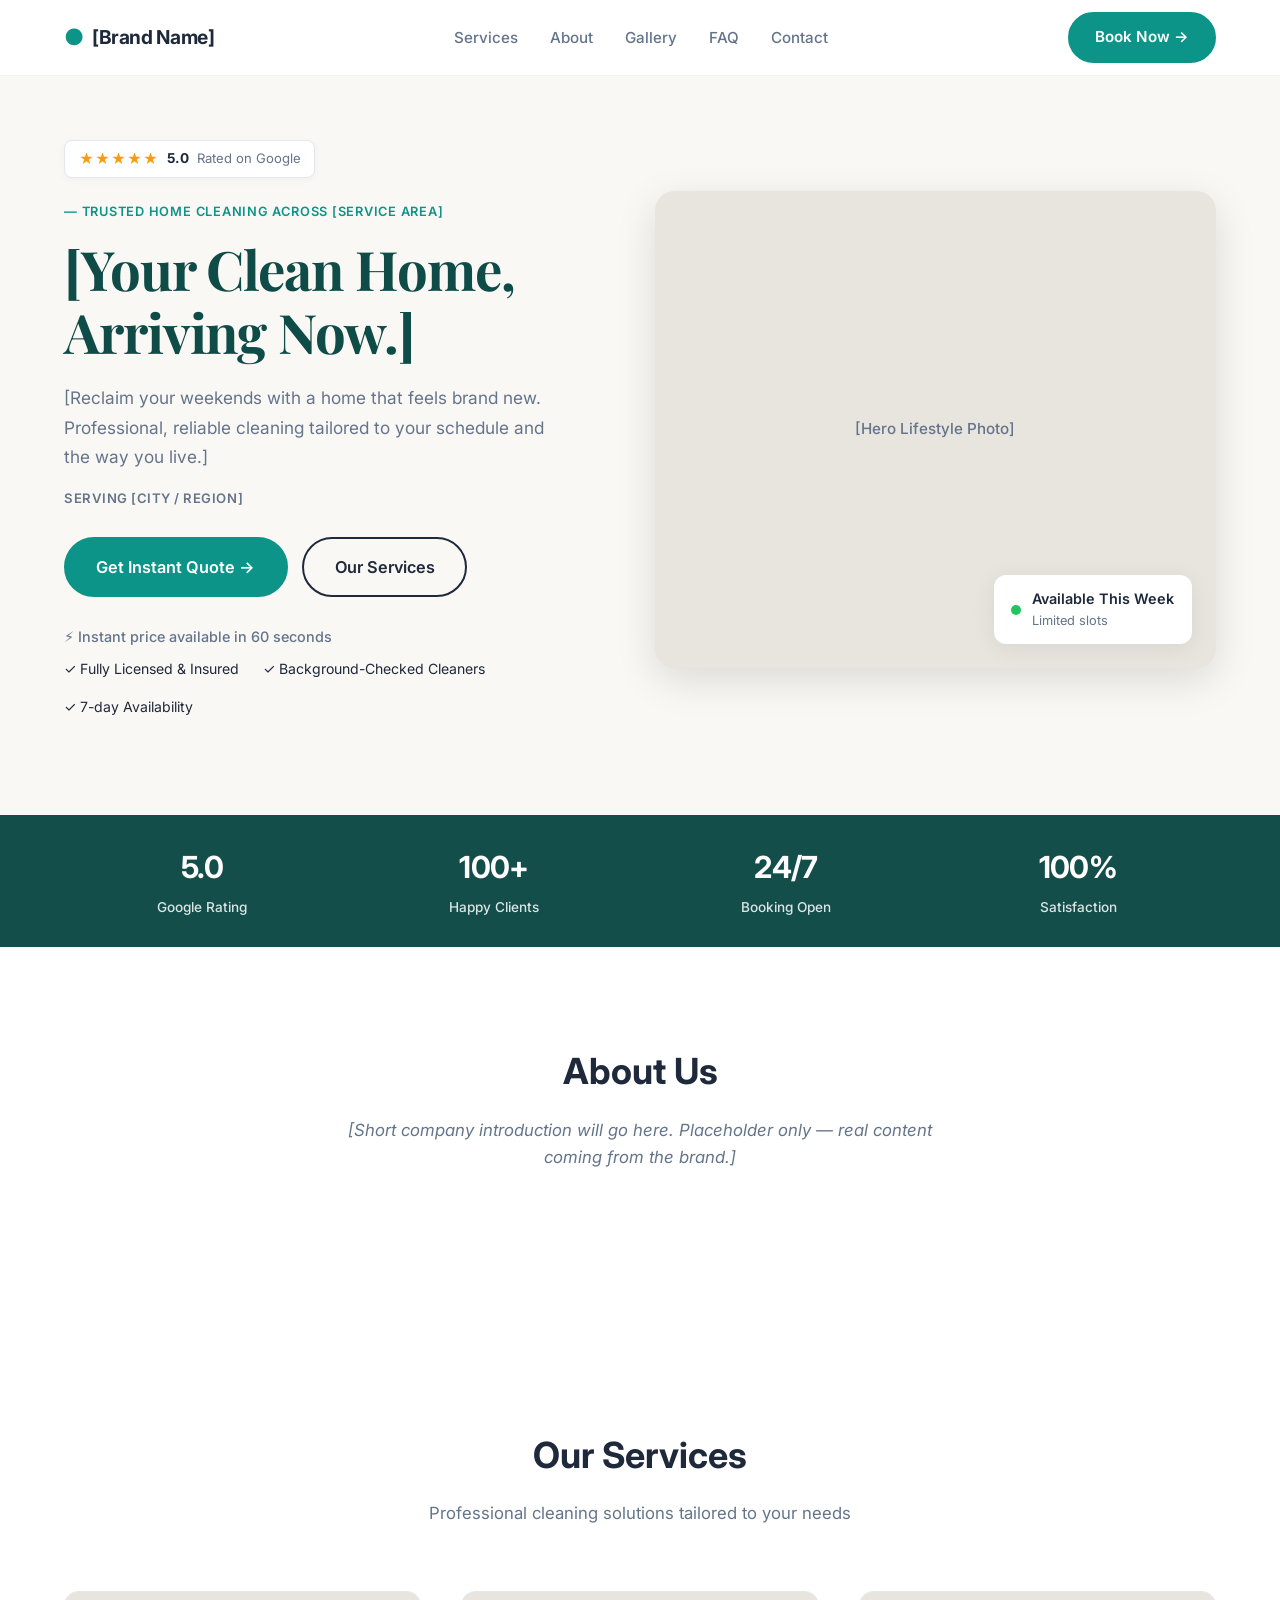
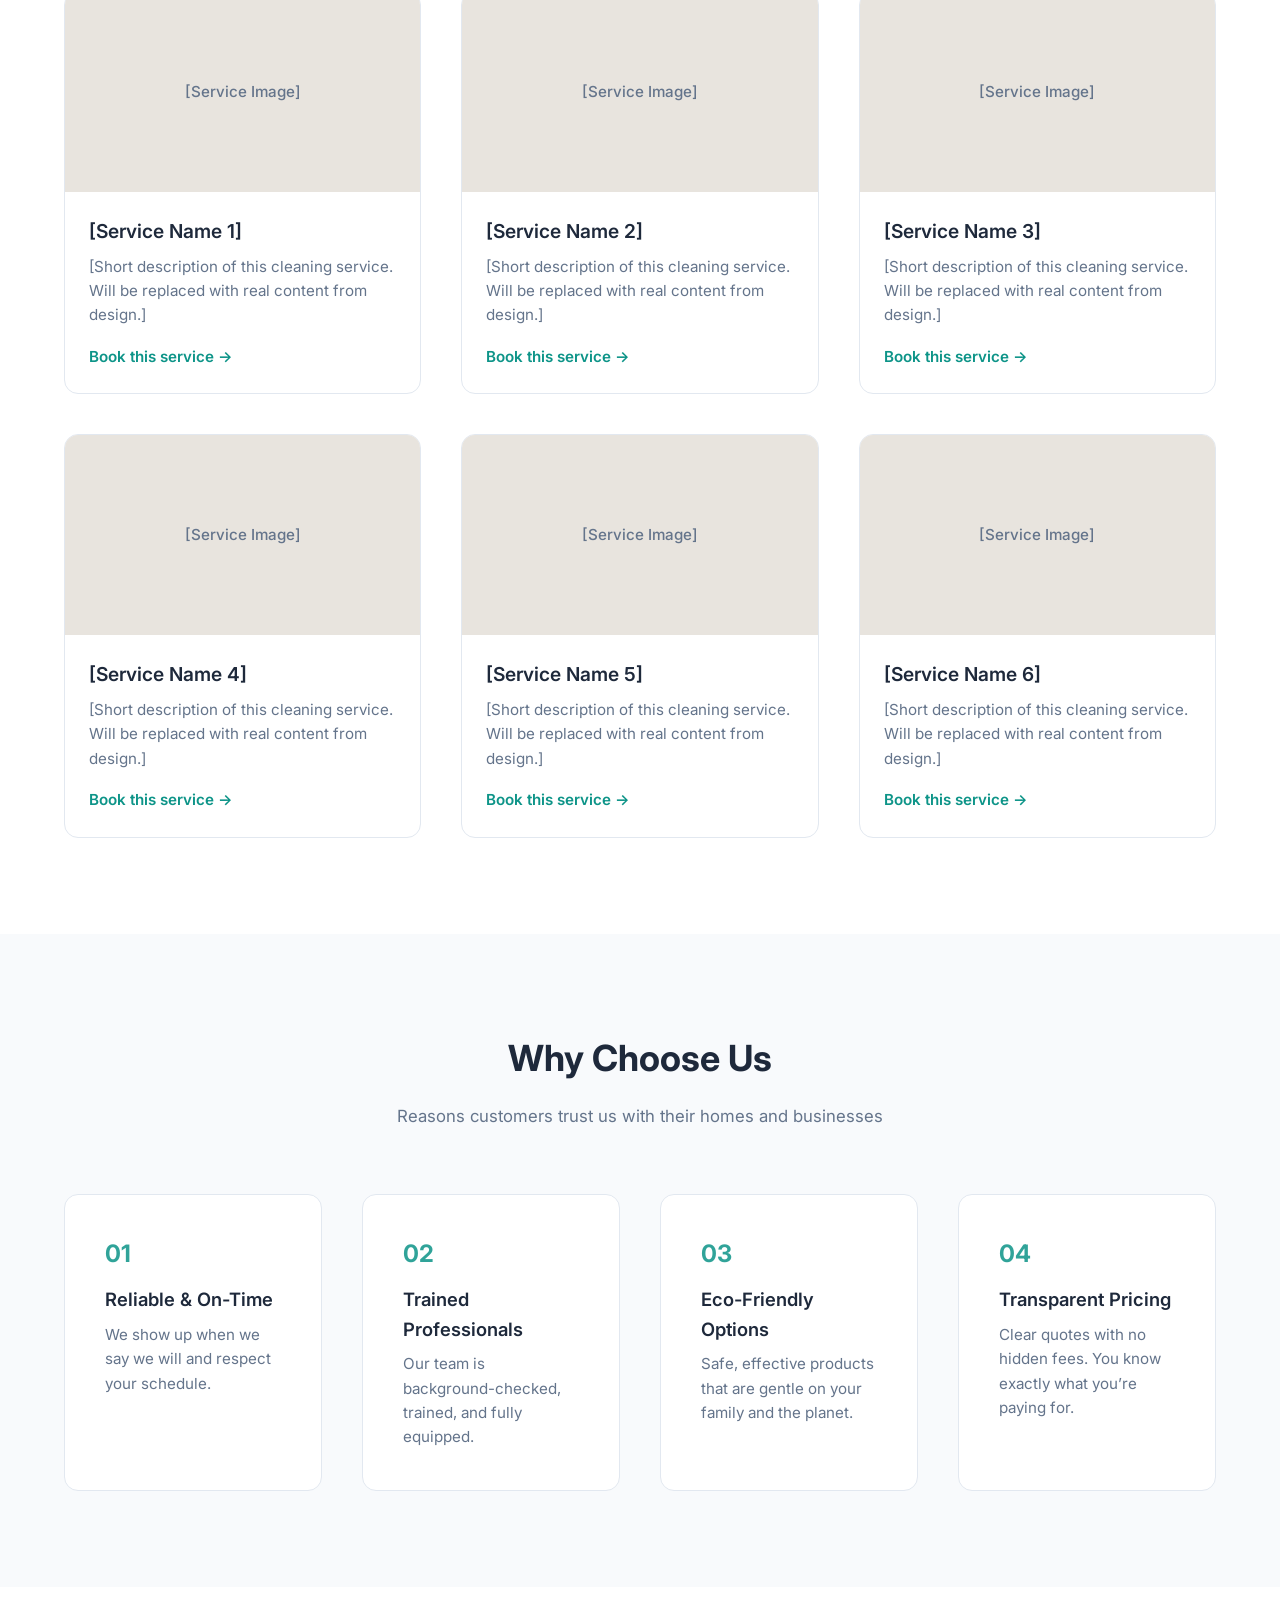
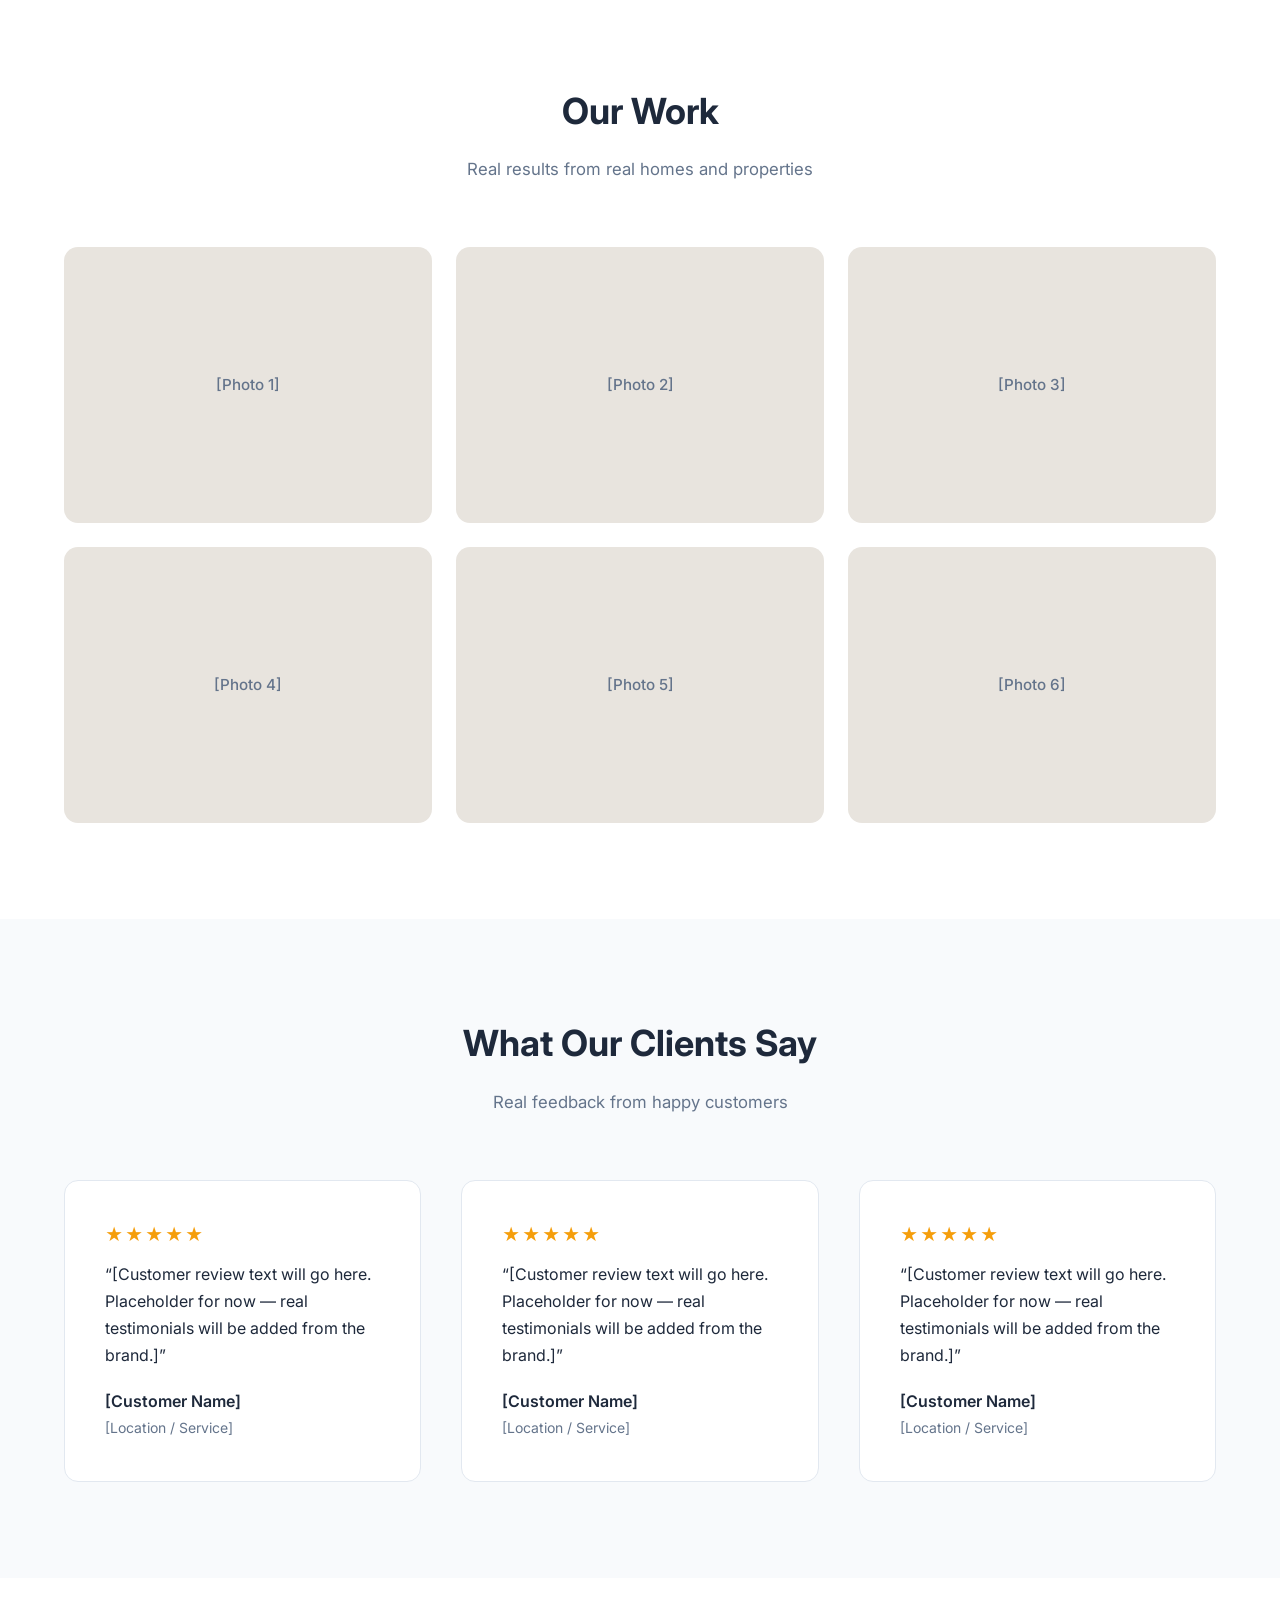
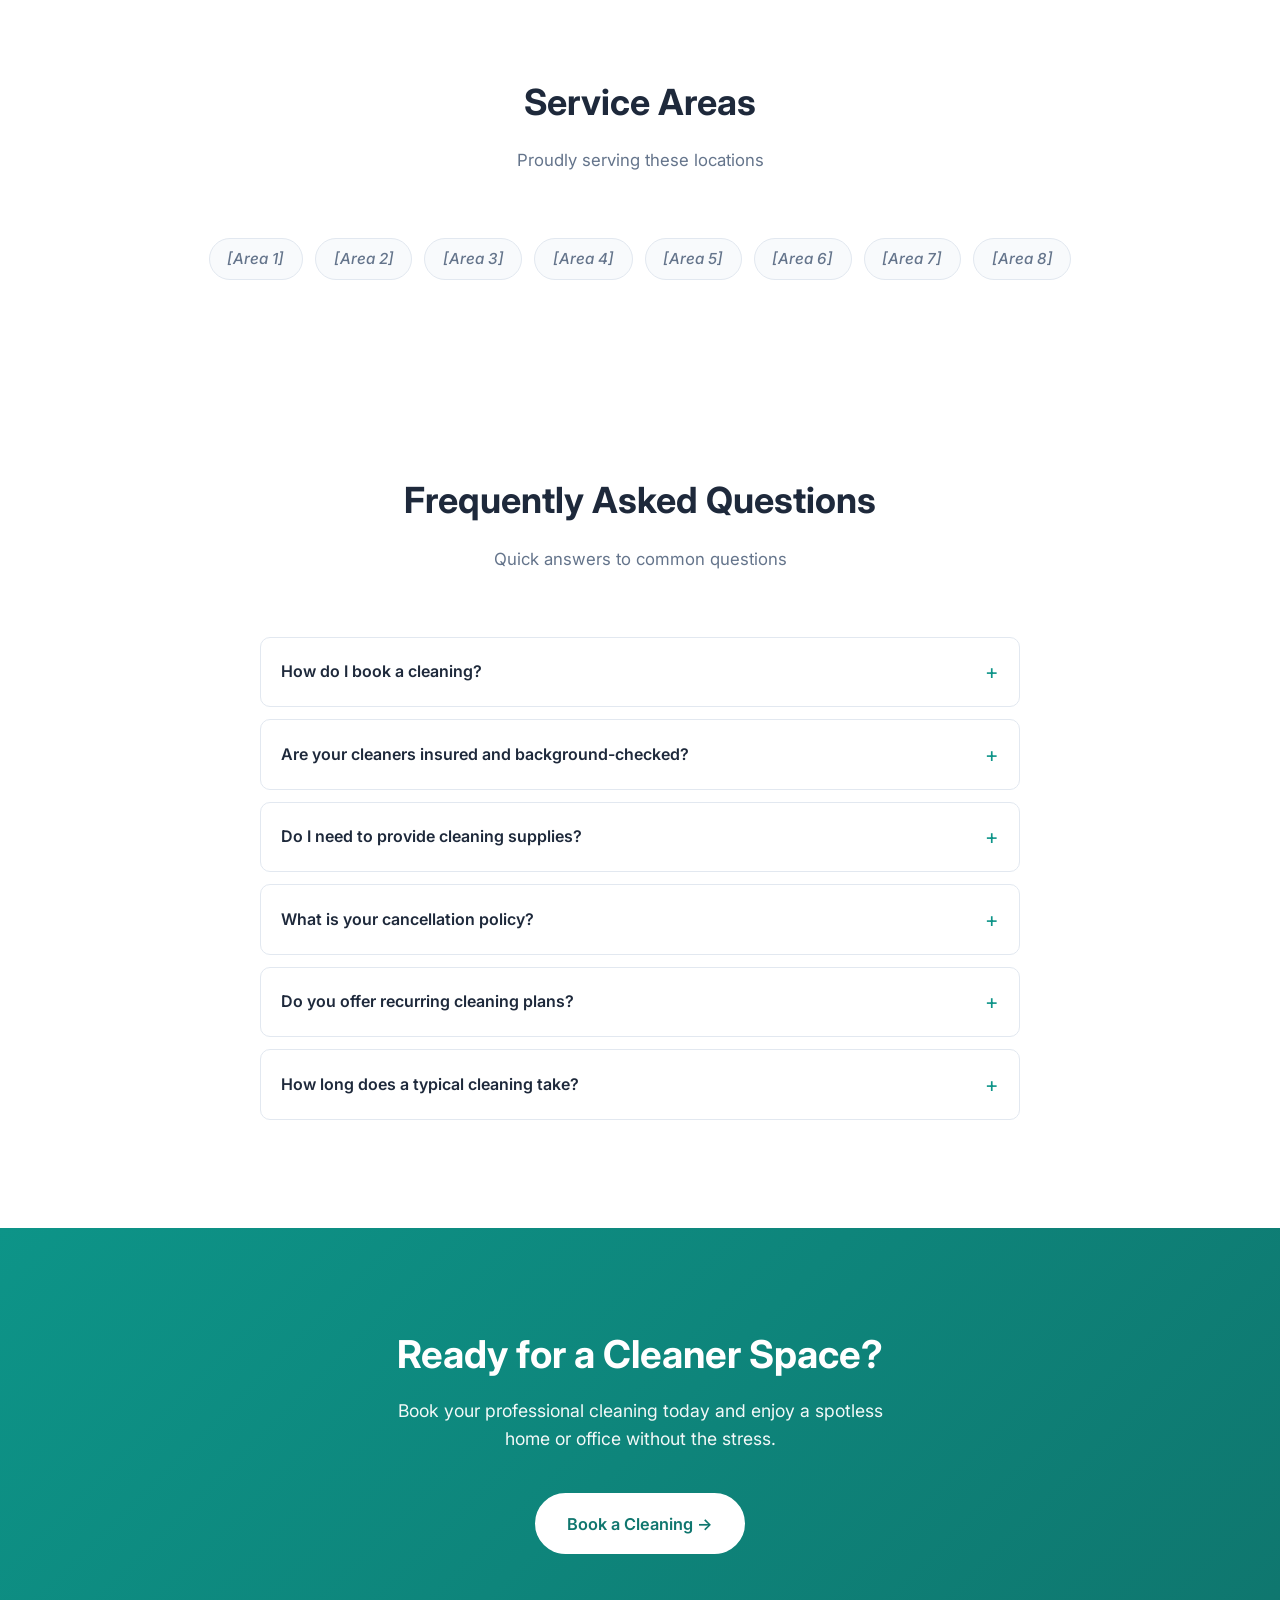
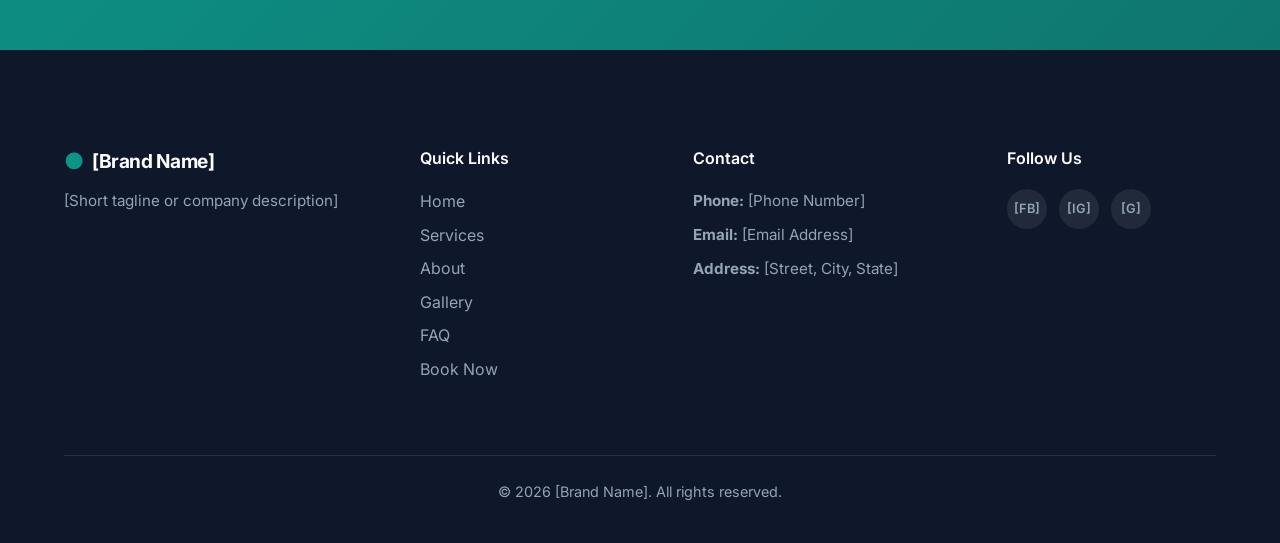
<file: index.html>
<!DOCTYPE html>
<html lang="en">
<head>
  <meta charset="UTF-8">
  <meta name="viewport" content="width=device-width, initial-scale=1.0">
  <meta name="description" content="Professional cleaning services. Reliable, insured, and satisfaction guaranteed.">
  <link rel="icon" href="favicon.svg" type="image/svg+xml">
  <title>Cleaning Brand | Professional Cleaning Services</title>
  <link rel="stylesheet" href="css/styles.css">
  <link rel="preconnect" href="https://fonts.googleapis.com">
  <link rel="preconnect" href="https://fonts.gstatic.com" crossorigin>
  <link href="https://fonts.googleapis.com/css2?family=Inter:wght@400;500;600;700&family=Playfair+Display:wght@600;700&display=swap" rel="stylesheet">
</head>
<body>

  <!-- ==================== HEADER ==================== -->
  <header class="header" id="header">
    <div class="container header-inner">
      <!-- LOGO: Replace with brand logo -->
      <a href="index.html" class="logo">
        <span class="logo-mark">●</span>
        <span class="logo-text">[Brand Name]</span>
        <!-- <img src="assets/logo.png" alt="Brand Name" class="logo-img"> -->
      </a>

      <nav class="nav" id="nav">
        <ul class="nav-list">
          <li><a href="#services" class="nav-link">Services</a></li>
          <li><a href="#about" class="nav-link">About</a></li>
          <li><a href="#gallery" class="nav-link">Gallery</a></li>
          <li><a href="#faq" class="nav-link">FAQ</a></li>
          <li><a href="#contact" class="nav-link">Contact</a></li>
        </ul>
      </nav>

      <div class="header-actions">
        <a href="booking.html" class="btn btn-primary btn-book">Book Now →</a>
      </div>

      <button class="mobile-toggle" id="mobile-toggle" aria-label="Toggle menu">
        <span></span><span></span><span></span>
      </button>
    </div>
  </header>

  <main>

    <!-- ==================== HERO (Split Layout) ==================== -->
    <section class="hero" id="home">
      <div class="hero-inner">

        <!-- LEFT: Content -->
        <div class="hero-content">
          <!-- Rating badge - replace with real Google rating later -->
          <div class="rating-badge">
            <span class="rating-stars">★★★★★</span>
            <span class="rating-score">5.0</span>
            <span class="rating-text">Rated on Google</span>
          </div>

          <p class="hero-label">— Trusted Home Cleaning Across [Service Area]</p>

          <h1 class="hero-title">[Your Clean Home,<br>Arriving Now.]</h1>

          <p class="hero-description">
            [Reclaim your weekends with a home that feels brand new. Professional, reliable cleaning tailored to your schedule and the way you live.]
          </p>

          <p class="hero-serving">Serving [City / Region]</p>

          <div class="hero-cta">
            <a href="booking.html" class="btn btn-primary btn-lg">Get Instant Quote →</a>
            <a href="#services" class="btn btn-outline-dark btn-lg">Our Services</a>
          </div>

          <div class="hero-trust-notes">
            <span>⚡ Instant price available in 60 seconds</span>
            <div class="trust-checks">
              <span>✓ Fully Licensed & Insured</span>
              <span>✓ Background-Checked Cleaners</span>
              <span>✓ 7-day Availability</span>
            </div>
          </div>
        </div>

        <!-- RIGHT: Image -->
        <div class="hero-visual">
          <!-- Replace this placeholder with real lifestyle photo -->
          <div class="hero-image placeholder-img">
            <span>[Hero Lifestyle Photo]</span>
          </div>

          <!-- Floating availability badge -->
          <div class="availability-badge">
            <span class="badge-dot"></span>
            <div>
              <strong>Available This Week</strong>
              <span>Limited slots</span>
            </div>
          </div>
        </div>

      </div>
    </section>

    <!-- ==================== STATS BAR ==================== -->
    <section class="stats-bar">
      <div class="container">
        <div class="stats-grid">
          <div class="stat-item">
            <span class="stat-number">5.0</span>
            <span class="stat-label">Google Rating</span>
          </div>
          <div class="stat-item">
            <span class="stat-number">100+</span>
            <span class="stat-label">Happy Clients</span>
          </div>
          <div class="stat-item">
            <span class="stat-number">24/7</span>
            <span class="stat-label">Booking Open</span>
          </div>
          <div class="stat-item">
            <span class="stat-number">100%</span>
            <span class="stat-label">Satisfaction</span>
          </div>
        </div>
      </div>
    </section>

    <!-- ==================== ABOUT ==================== -->
    <section class="about section" id="about">
      <div class="container">
        <div class="section-header">
          <h2 class="section-title">About Us</h2>
          <!-- CONTENT: Leave empty for now. Will integrate real about text + image from design -->
          <p class="section-subtitle placeholder-text">
            [Short company introduction will go here. Placeholder only — real content coming from the brand.]
          </p>
        </div>
        <!-- Future: Add about image + longer text block here when design is ready -->
      </div>
    </section>

    <!-- ==================== SERVICES ==================== -->
    <section class="services section" id="services">
      <div class="container">
        <div class="section-header">
          <h2 class="section-title">Our Services</h2>
          <p class="section-subtitle">Professional cleaning solutions tailored to your needs</p>
        </div>

        <div class="services-grid">
          <!-- SERVICE CARD 1 - Templated -->
          <article class="service-card">
            <div class="service-image placeholder-img">
              <span>[Service Image]</span>
            </div>
            <div class="service-content">
              <h3 class="service-title">[Service Name 1]</h3>
              <p class="service-desc">[Short description of this cleaning service. Will be replaced with real content from design.]</p>
              <a href="booking.html" class="service-link">Book this service →</a>
            </div>
          </article>

          <!-- SERVICE CARD 2 -->
          <article class="service-card">
            <div class="service-image placeholder-img">
              <span>[Service Image]</span>
            </div>
            <div class="service-content">
              <h3 class="service-title">[Service Name 2]</h3>
              <p class="service-desc">[Short description of this cleaning service. Will be replaced with real content from design.]</p>
              <a href="booking.html" class="service-link">Book this service →</a>
            </div>
          </article>

          <!-- SERVICE CARD 3 -->
          <article class="service-card">
            <div class="service-image placeholder-img">
              <span>[Service Image]</span>
            </div>
            <div class="service-content">
              <h3 class="service-title">[Service Name 3]</h3>
              <p class="service-desc">[Short description of this cleaning service. Will be replaced with real content from design.]</p>
              <a href="booking.html" class="service-link">Book this service →</a>
            </div>
          </article>

          <!-- SERVICE CARD 4 -->
          <article class="service-card">
            <div class="service-image placeholder-img">
              <span>[Service Image]</span>
            </div>
            <div class="service-content">
              <h3 class="service-title">[Service Name 4]</h3>
              <p class="service-desc">[Short description of this cleaning service. Will be replaced with real content from design.]</p>
              <a href="booking.html" class="service-link">Book this service →</a>
            </div>
          </article>

          <!-- SERVICE CARD 5 -->
          <article class="service-card">
            <div class="service-image placeholder-img">
              <span>[Service Image]</span>
            </div>
            <div class="service-content">
              <h3 class="service-title">[Service Name 5]</h3>
              <p class="service-desc">[Short description of this cleaning service. Will be replaced with real content from design.]</p>
              <a href="booking.html" class="service-link">Book this service →</a>
            </div>
          </article>

          <!-- SERVICE CARD 6 -->
          <article class="service-card">
            <div class="service-image placeholder-img">
              <span>[Service Image]</span>
            </div>
            <div class="service-content">
              <h3 class="service-title">[Service Name 6]</h3>
              <p class="service-desc">[Short description of this cleaning service. Will be replaced with real content from design.]</p>
              <a href="booking.html" class="service-link">Book this service →</a>
            </div>
          </article>
        </div>
      </div>
    </section>

    <!-- ==================== WHY CHOOSE US ==================== -->
    <section class="why-us section">
      <div class="container">
        <div class="section-header">
          <h2 class="section-title">Why Choose Us</h2>
          <p class="section-subtitle">Reasons customers trust us with their homes and businesses</p>
        </div>

        <div class="why-grid">
          <div class="why-card">
            <div class="why-number">01</div>
            <h3 class="why-title">Reliable & On-Time</h3>
            <p class="why-desc">We show up when we say we will and respect your schedule.</p>
          </div>
          <div class="why-card">
            <div class="why-number">02</div>
            <h3 class="why-title">Trained Professionals</h3>
            <p class="why-desc">Our team is background-checked, trained, and fully equipped.</p>
          </div>
          <div class="why-card">
            <div class="why-number">03</div>
            <h3 class="why-title">Eco-Friendly Options</h3>
            <p class="why-desc">Safe, effective products that are gentle on your family and the planet.</p>
          </div>
          <div class="why-card">
            <div class="why-number">04</div>
            <h3 class="why-title">Transparent Pricing</h3>
            <p class="why-desc">Clear quotes with no hidden fees. You know exactly what you’re paying for.</p>
          </div>
        </div>
      </div>
    </section>

    <!-- ==================== GALLERY ==================== -->
    <section class="gallery section" id="gallery">
      <div class="container">
        <div class="section-header">
          <h2 class="section-title">Our Work</h2>
          <p class="section-subtitle">Real results from real homes and properties</p>
        </div>

        <div class="gallery-grid">
          <!-- PLACEHOLDER IMAGES - Replace with real before/after or property photos -->
          <div class="gallery-item placeholder-img"><span>[Photo 1]</span></div>
          <div class="gallery-item placeholder-img"><span>[Photo 2]</span></div>
          <div class="gallery-item placeholder-img"><span>[Photo 3]</span></div>
          <div class="gallery-item placeholder-img"><span>[Photo 4]</span></div>
          <div class="gallery-item placeholder-img"><span>[Photo 5]</span></div>
          <div class="gallery-item placeholder-img"><span>[Photo 6]</span></div>
        </div>
      </div>
    </section>

    <!-- ==================== TESTIMONIALS ==================== -->
    <section class="testimonials section">
      <div class="container">
        <div class="section-header">
          <h2 class="section-title">What Our Clients Say</h2>
          <p class="section-subtitle">Real feedback from happy customers</p>
        </div>

        <div class="testimonials-grid">
          <blockquote class="testimonial-card">
            <div class="stars">★★★★★</div>
            <p class="testimonial-text">“[Customer review text will go here. Placeholder for now — real testimonials will be added from the brand.]”</p>
            <footer class="testimonial-author">
              <strong>[Customer Name]</strong>
              <span>[Location / Service]</span>
            </footer>
          </blockquote>

          <blockquote class="testimonial-card">
            <div class="stars">★★★★★</div>
            <p class="testimonial-text">“[Customer review text will go here. Placeholder for now — real testimonials will be added from the brand.]”</p>
            <footer class="testimonial-author">
              <strong>[Customer Name]</strong>
              <span>[Location / Service]</span>
            </footer>
          </blockquote>

          <blockquote class="testimonial-card">
            <div class="stars">★★★★★</div>
            <p class="testimonial-text">“[Customer review text will go here. Placeholder for now — real testimonials will be added from the brand.]”</p>
            <footer class="testimonial-author">
              <strong>[Customer Name]</strong>
              <span>[Location / Service]</span>
            </footer>
          </blockquote>
        </div>
      </div>
    </section>

    <!-- ==================== SERVICE AREAS ==================== -->
    <section class="service-areas section">
      <div class="container">
        <div class="section-header">
          <h2 class="section-title">Service Areas</h2>
          <p class="section-subtitle">Proudly serving these locations</p>
        </div>

        <div class="areas-list placeholder-text">
          <!-- TEMPLATE: Replace with real cities/neighborhoods from the brand -->
          <span class="area-tag">[Area 1]</span>
          <span class="area-tag">[Area 2]</span>
          <span class="area-tag">[Area 3]</span>
          <span class="area-tag">[Area 4]</span>
          <span class="area-tag">[Area 5]</span>
          <span class="area-tag">[Area 6]</span>
          <span class="area-tag">[Area 7]</span>
          <span class="area-tag">[Area 8]</span>
        </div>
      </div>
    </section>

    <!-- ==================== FAQ ==================== -->
    <section class="faq section" id="faq">
      <div class="container">
        <div class="section-header">
          <h2 class="section-title">Frequently Asked Questions</h2>
          <p class="section-subtitle">Quick answers to common questions</p>
        </div>

        <div class="faq-list">
          <details class="faq-item">
            <summary class="faq-question">How do I book a cleaning?</summary>
            <div class="faq-answer">
              <p>Simply click the “Book Now” or “Get Instant Quote” button and fill out the short form. We’ll confirm your appointment shortly.</p>
            </div>
          </details>

          <details class="faq-item">
            <summary class="faq-question">Are your cleaners insured and background-checked?</summary>
            <div class="faq-answer">
              <p>Yes. All our team members are fully insured, bonded, and undergo thorough background checks for your peace of mind.</p>
            </div>
          </details>

          <details class="faq-item">
            <summary class="faq-question">Do I need to provide cleaning supplies?</summary>
            <div class="faq-answer">
              <p>No. We bring all professional-grade equipment and supplies. If you have preferred products, just let us know.</p>
            </div>
          </details>

          <details class="faq-item">
            <summary class="faq-question">What is your cancellation policy?</summary>
            <div class="faq-answer">
              <p>We understand plans change. Please give us at least 24 hours’ notice for cancellations or rescheduling to avoid any fees.</p>
            </div>
          </details>

          <details class="faq-item">
            <summary class="faq-question">Do you offer recurring cleaning plans?</summary>
            <div class="faq-answer">
              <p>Absolutely. Weekly, bi-weekly, and monthly plans are available at discounted rates. Mention it when booking.</p>
            </div>
          </details>

          <details class="faq-item">
            <summary class="faq-question">How long does a typical cleaning take?</summary>
            <div class="faq-answer">
              <p>It depends on the size of the property and the type of service. Most standard home cleans take 2–4 hours. We’ll give you a time estimate when you book.</p>
            </div>
          </details>
        </div>
      </div>
    </section>

    <!-- ==================== FINAL CTA ==================== -->
    <section class="final-cta">
      <div class="container">
        <div class="final-cta-content">
          <h2 class="final-cta-title">Ready for a Cleaner Space?</h2>
          <p class="final-cta-text">Book your professional cleaning today and enjoy a spotless home or office without the stress.</p>
          <a href="booking.html" class="btn btn-primary btn-lg">Book a Cleaning →</a>
        </div>
      </div>
    </section>

  </main>

  <!-- ==================== FOOTER ==================== -->
  <footer class="footer" id="contact">
    <div class="container">
      <div class="footer-grid">
        <div class="footer-brand">
          <a href="index.html" class="logo footer-logo">
            <span class="logo-mark">●</span>
            <span class="logo-text">[Brand Name]</span>
          </a>
          <p class="footer-tagline">[Short tagline or company description]</p>
        </div>

        <div class="footer-links">
          <h4 class="footer-heading">Quick Links</h4>
          <ul>
            <li><a href="#home">Home</a></li>
            <li><a href="#services">Services</a></li>
            <li><a href="#about">About</a></li>
            <li><a href="#gallery">Gallery</a></li>
            <li><a href="#faq">FAQ</a></li>
            <li><a href="booking.html">Book Now</a></li>
          </ul>
        </div>

        <div class="footer-contact">
          <h4 class="footer-heading">Contact</h4>
          <!-- TEMPLATE: Replace with real contact details from the brand -->
          <ul class="contact-list">
            <li>
              <strong>Phone:</strong>
              <a href="tel:+10000000000">[Phone Number]</a>
            </li>
            <li>
              <strong>Email:</strong>
              <a href="mailto:hello@example.com">[Email Address]</a>
            </li>
            <li>
              <strong>Address:</strong>
              <span>[Street, City, State]</span>
            </li>
          </ul>
        </div>

        <div class="footer-social">
          <h4 class="footer-heading">Follow Us</h4>
          <!-- TEMPLATE: Replace with real social links from the brand -->
          <div class="social-links">
            <a href="#" class="social-link" aria-label="Facebook">[FB]</a>
            <a href="#" class="social-link" aria-label="Instagram">[IG]</a>
            <a href="#" class="social-link" aria-label="Google">[G]</a>
          </div>
        </div>
      </div>

      <div class="footer-bottom">
        <p>&copy; <span id="year"></span> [Brand Name]. All rights reserved.</p>
      </div>
    </div>
  </footer>

  <script src="js/main.js"></script>
</body>
</html>
</file>
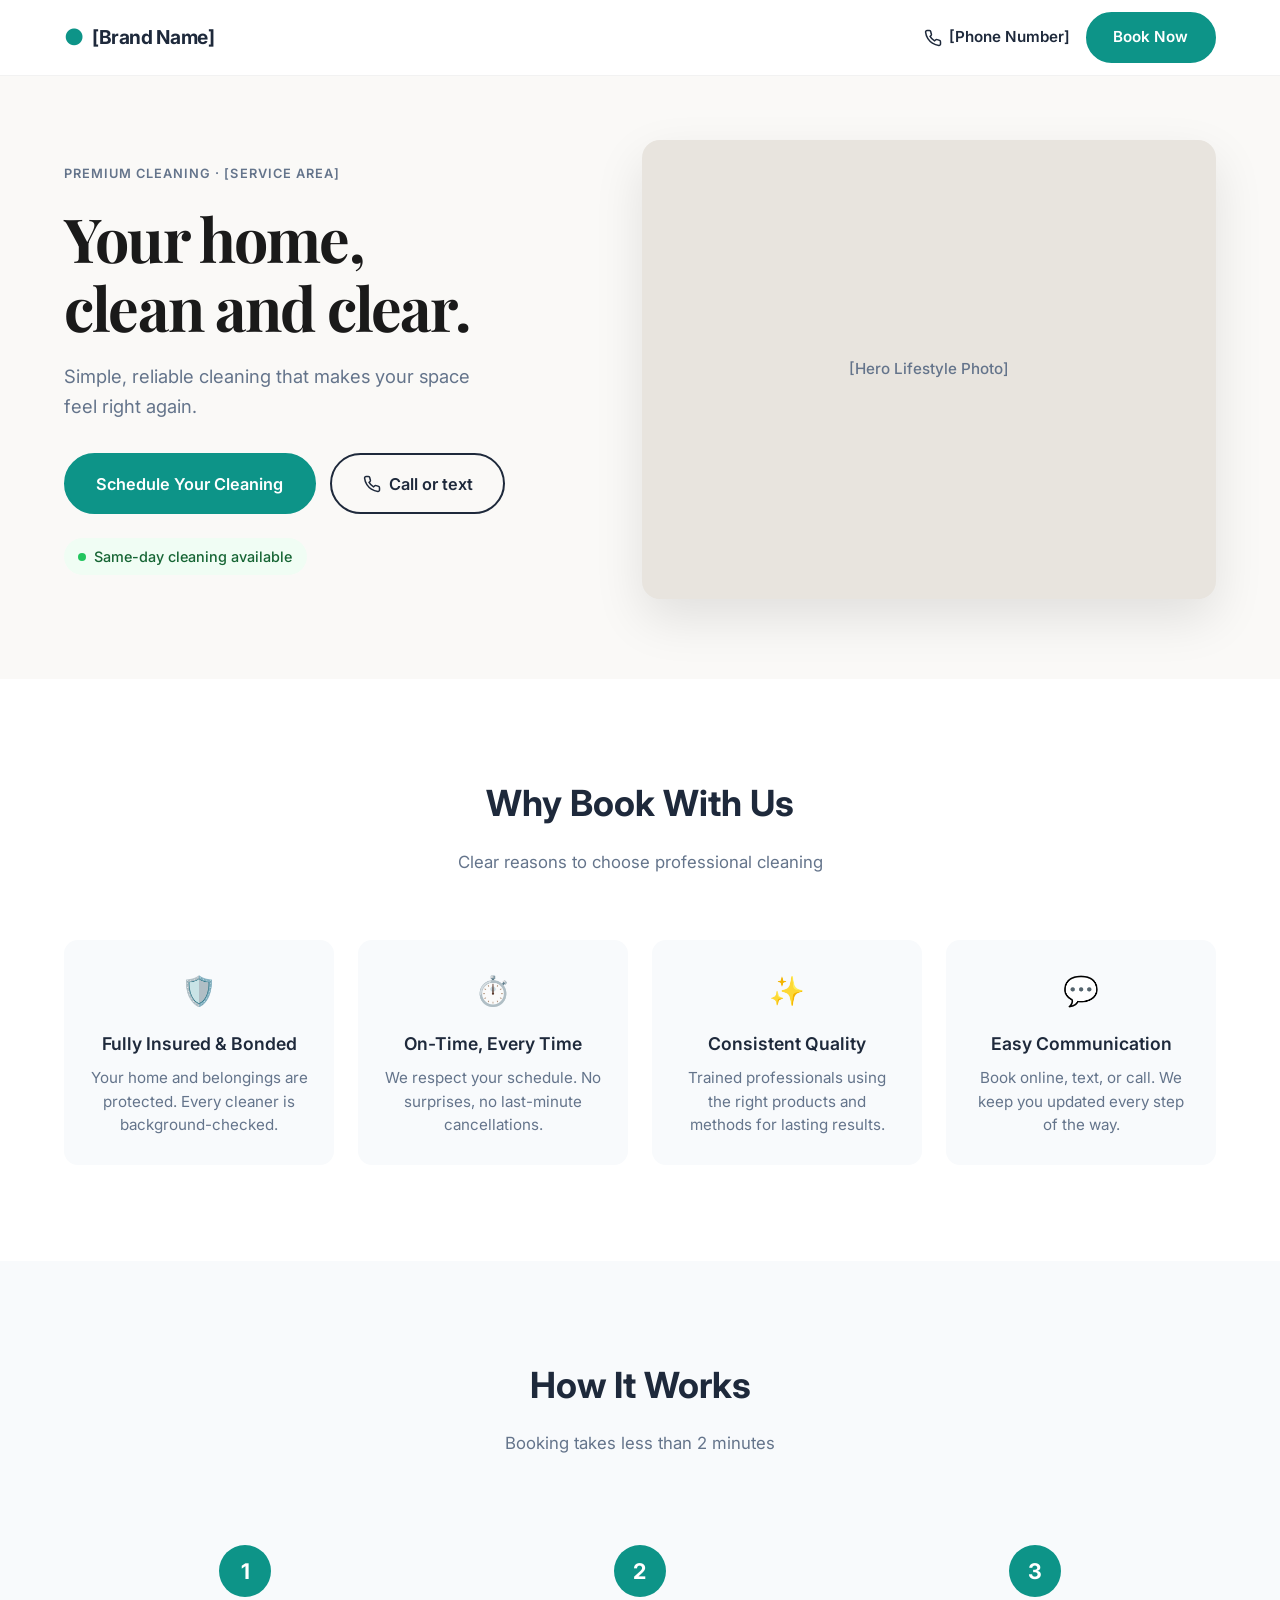
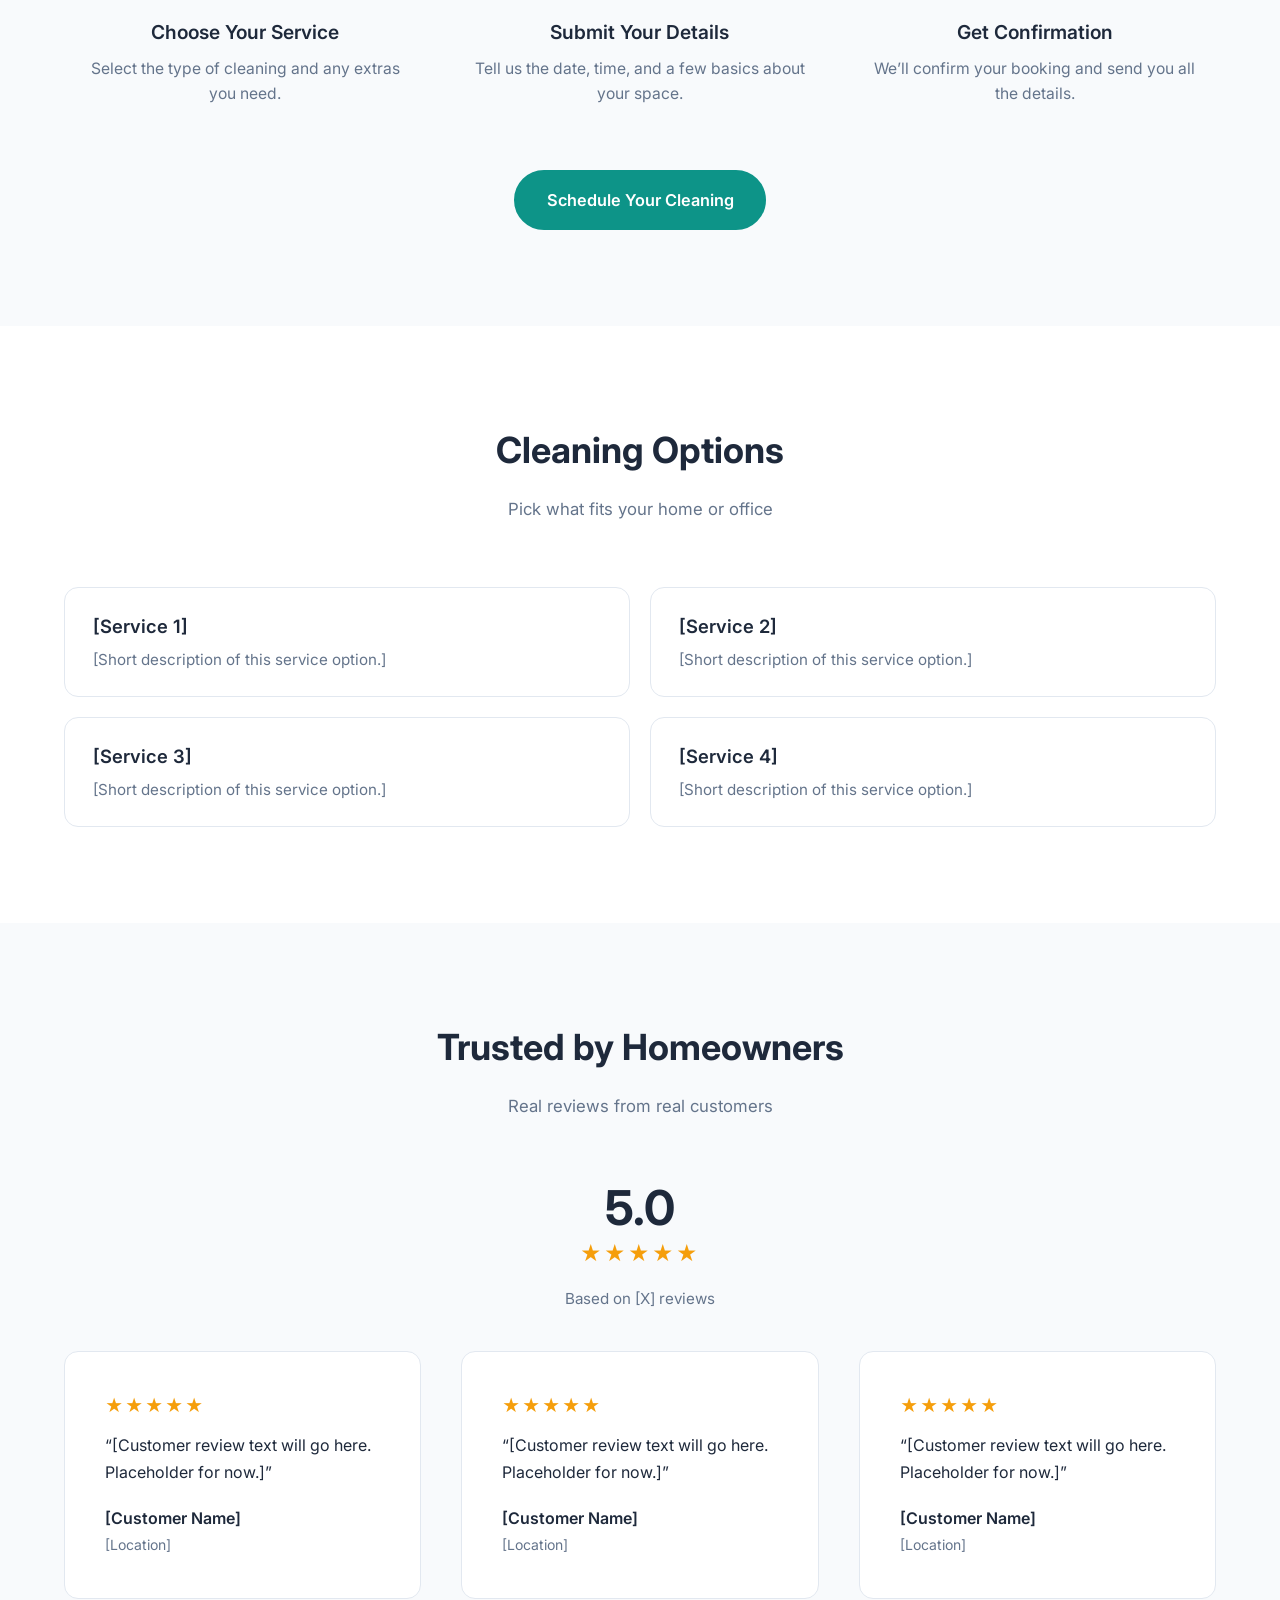
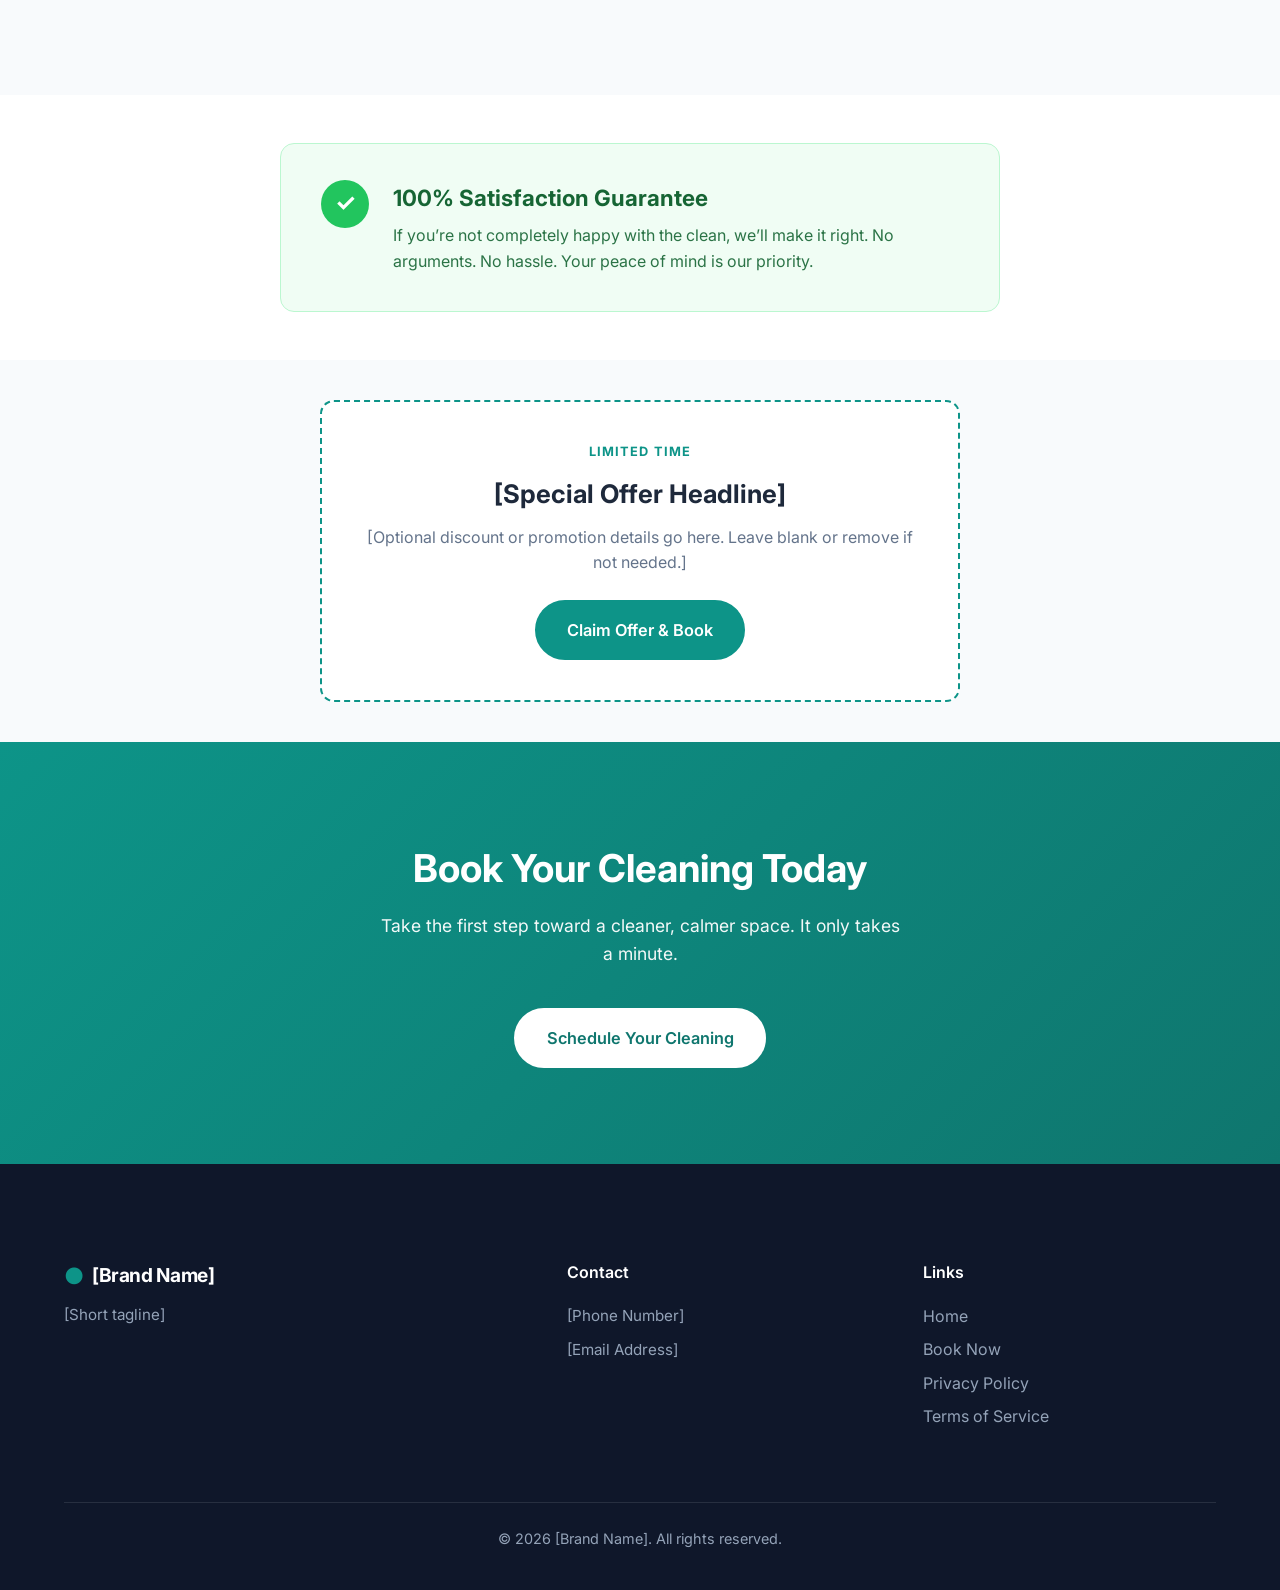
<file: cta.html>
<!DOCTYPE html>
<html lang="en">
<head>
  <meta charset="UTF-8">
  <meta name="viewport" content="width=device-width, initial-scale=1.0">
  <meta name="description" content="Book your professional cleaning today. Trusted, insured, and satisfaction guaranteed.">
  <link rel="icon" href="favicon.svg" type="image/svg+xml">
  <title>Book Your Cleaning | Cleaning Brand</title>
  <link rel="stylesheet" href="css/styles.css">
  <link rel="stylesheet" href="css/cta.css">
  <link rel="preconnect" href="https://fonts.googleapis.com">
  <link rel="preconnect" href="https://fonts.gstatic.com" crossorigin>
  <link href="https://fonts.googleapis.com/css2?family=Inter:wght@400;500;600;700&family=Playfair+Display:wght@600;700&display=swap" rel="stylesheet">
</head>
<body class="cta-page">

  <!-- ==================== COMPACT HEADER ==================== -->
  <header class="header cta-header" id="header">
    <div class="container header-inner">
      <a href="index.html" class="logo">
        <span class="logo-mark">●</span>
        <span class="logo-text">[Brand Name]</span>
      </a>

      <div class="header-actions">
        <!-- PHONE: Replace with real number -->
        <a href="tel:+10000000000" class="header-phone">
          <svg class="icon" viewBox="0 0 24 24" fill="none" stroke="currentColor" stroke-width="2" width="18" height="18">
            <path d="M22 16.92v3a2 2 0 0 1-2.18 2 19.79 19.79 0 0 1-8.63-3.07 19.5 19.5 0 0 1-6-6 19.79 19.79 0 0 1-3.07-8.67A2 2 0 0 1 4.11 2h3a2 2 0 0 1 2 1.72 12.84 12.84 0 0 0 .7 2.81 2 2 0 0 1-.45 2.11L8.09 9.91a16 16 0 0 0 6 6l1.27-1.27a2 2 0 0 1 2.11-.45 12.84 12.84 0 0 0 2.81.7A2 2 0 0 1 22 16.92z"/>
          </svg>
          <span class="phone-text">[Phone Number]</span>
        </a>
        <a href="booking.html" class="btn btn-primary btn-book">Book Now</a>
      </div>
    </div>
  </header>

  <main>

    <!-- ==================== HERO ==================== -->
    <section class="cta-hero">
      <div class="container cta-hero-inner">

        <!-- LEFT: Message -->
        <div class="cta-hero-content">
          <p class="cta-label">Premium Cleaning · [Service Area]</p>

          <h1 class="cta-hero-title">Your home,<br>clean and clear.</h1>

          <p class="cta-hero-desc">
            Simple, reliable cleaning that makes your space feel right again.
          </p>

          <div class="cta-hero-actions">
            <a href="booking.html" class="btn btn-primary btn-lg">Schedule Your Cleaning</a>
            <a href="tel:+10000000000" class="btn btn-outline-dark btn-lg">
              <svg class="icon" viewBox="0 0 24 24" fill="none" stroke="currentColor" stroke-width="2" width="18" height="18">
                <path d="M22 16.92v3a2 2 0 0 1-2.18 2 19.79 19.79 0 0 1-8.63-3.07 19.5 19.5 0 0 1-6-6 19.79 19.79 0 0 1-3.07-8.67A2 2 0 0 1 4.11 2h3a2 2 0 0 1 2 1.72 12.84 12.84 0 0 0 .7 2.81 2 2 0 0 1-.45 2.11L8.09 9.91a16 16 0 0 0 6 6l1.27-1.27a2 2 0 0 1 2.11-.45 12.84 12.84 0 0 0 2.81.7A2 2 0 0 1 22 16.92z"/>
              </svg>
              Call or text
            </a>
          </div>

          <div class="cta-availability">
            <span class="dot"></span>
            Same-day cleaning available
          </div>
        </div>

        <!-- RIGHT: Visual -->
        <div class="cta-hero-visual">
          <div class="cta-hero-image placeholder-img">
            <span>[Hero Lifestyle Photo]</span>
          </div>
        </div>

      </div>
    </section>

    <!-- ==================== BENEFITS ==================== -->
    <section class="cta-benefits section">
      <div class="container">
        <div class="section-header">
          <h2 class="section-title">Why Book With Us</h2>
          <p class="section-subtitle">Clear reasons to choose professional cleaning</p>
        </div>

        <div class="benefits-grid">
          <div class="benefit-card">
            <div class="benefit-icon">🛡️</div>
            <h3>Fully Insured & Bonded</h3>
            <p>Your home and belongings are protected. Every cleaner is background-checked.</p>
          </div>
          <div class="benefit-card">
            <div class="benefit-icon">⏱️</div>
            <h3>On-Time, Every Time</h3>
            <p>We respect your schedule. No surprises, no last-minute cancellations.</p>
          </div>
          <div class="benefit-card">
            <div class="benefit-icon">✨</div>
            <h3>Consistent Quality</h3>
            <p>Trained professionals using the right products and methods for lasting results.</p>
          </div>
          <div class="benefit-card">
            <div class="benefit-icon">💬</div>
            <h3>Easy Communication</h3>
            <p>Book online, text, or call. We keep you updated every step of the way.</p>
          </div>
        </div>
      </div>
    </section>

    <!-- ==================== HOW IT WORKS ==================== -->
    <section class="cta-how section">
      <div class="container">
        <div class="section-header">
          <h2 class="section-title">How It Works</h2>
          <p class="section-subtitle">Booking takes less than 2 minutes</p>
        </div>

        <div class="steps-grid">
          <div class="step-card">
            <div class="step-number">1</div>
            <h3>Choose Your Service</h3>
            <p>Select the type of cleaning and any extras you need.</p>
          </div>
          <div class="step-card">
            <div class="step-number">2</div>
            <h3>Submit Your Details</h3>
            <p>Tell us the date, time, and a few basics about your space.</p>
          </div>
          <div class="step-card">
            <div class="step-number">3</div>
            <h3>Get Confirmation</h3>
            <p>We’ll confirm your booking and send you all the details.</p>
          </div>
        </div>

        <div class="steps-cta">
          <a href="booking.html" class="btn btn-primary btn-lg">Schedule Your Cleaning</a>
        </div>
      </div>
    </section>

    <!-- ==================== SERVICES OVERVIEW ==================== -->
    <section class="cta-services section">
      <div class="container">
        <div class="section-header">
          <h2 class="section-title">Cleaning Options</h2>
          <p class="section-subtitle">Pick what fits your home or office</p>
        </div>

        <div class="cta-services-grid">
          <div class="cta-service-card">
            <h3>[Service 1]</h3>
            <p>[Short description of this service option.]</p>
          </div>
          <div class="cta-service-card">
            <h3>[Service 2]</h3>
            <p>[Short description of this service option.]</p>
          </div>
          <div class="cta-service-card">
            <h3>[Service 3]</h3>
            <p>[Short description of this service option.]</p>
          </div>
          <div class="cta-service-card">
            <h3>[Service 4]</h3>
            <p>[Short description of this service option.]</p>
          </div>
        </div>
      </div>
    </section>

    <!-- ==================== SOCIAL PROOF ==================== -->
    <section class="cta-social section">
      <div class="container">
        <div class="section-header">
          <h2 class="section-title">Trusted by Homeowners</h2>
          <p class="section-subtitle">Real reviews from real customers</p>
        </div>

        <div class="social-proof-top">
          <div class="rating-big">
            <span class="rating-score">5.0</span>
            <div class="stars">★★★★★</div>
            <span class="rating-count">Based on [X] reviews</span>
          </div>
        </div>

        <div class="testimonials-grid">
          <blockquote class="testimonial-card">
            <div class="stars">★★★★★</div>
            <p class="testimonial-text">“[Customer review text will go here. Placeholder for now.]”</p>
            <footer class="testimonial-author">
              <strong>[Customer Name]</strong>
              <span>[Location]</span>
            </footer>
          </blockquote>

          <blockquote class="testimonial-card">
            <div class="stars">★★★★★</div>
            <p class="testimonial-text">“[Customer review text will go here. Placeholder for now.]”</p>
            <footer class="testimonial-author">
              <strong>[Customer Name]</strong>
              <span>[Location]</span>
            </footer>
          </blockquote>

          <blockquote class="testimonial-card">
            <div class="stars">★★★★★</div>
            <p class="testimonial-text">“[Customer review text will go here. Placeholder for now.]”</p>
            <footer class="testimonial-author">
              <strong>[Customer Name]</strong>
              <span>[Location]</span>
            </footer>
          </blockquote>
        </div>
      </div>
    </section>

    <!-- ==================== GUARANTEE ==================== -->
    <section class="cta-guarantee section">
      <div class="container">
        <div class="guarantee-box">
          <div class="guarantee-icon">✓</div>
          <div class="guarantee-content">
            <h2>100% Satisfaction Guarantee</h2>
            <p>
              If you’re not completely happy with the clean, we’ll make it right.
              No arguments. No hassle. Your peace of mind is our priority.
            </p>
          </div>
        </div>
      </div>
    </section>

    <!-- ==================== SPECIAL OFFER (Optional) ==================== -->
    <section class="cta-offer section">
      <div class="container">
        <div class="offer-box">
          <p class="offer-label">Limited Time</p>
          <h2 class="offer-title">[Special Offer Headline]</h2>
          <p class="offer-desc">[Optional discount or promotion details go here. Leave blank or remove if not needed.]</p>
          <a href="booking.html" class="btn btn-primary btn-lg">Claim Offer & Book</a>
        </div>
      </div>
    </section>

    <!-- ==================== FINAL CTA ==================== -->
    <section class="final-cta cta-final">
      <div class="container">
        <div class="final-cta-content">
          <h2 class="final-cta-title">Book Your Cleaning Today</h2>
          <p class="final-cta-text">
            Take the first step toward a cleaner, calmer space. It only takes a minute.
          </p>
          <a href="booking.html" class="btn btn-primary btn-lg">Schedule Your Cleaning</a>
        </div>
      </div>
    </section>

  </main>

  <!-- ==================== FOOTER ==================== -->
  <footer class="footer" id="contact">
    <div class="container">
      <div class="footer-grid cta-footer-grid">
        <div class="footer-brand">
          <a href="index.html" class="logo footer-logo">
            <span class="logo-mark">●</span>
            <span class="logo-text">[Brand Name]</span>
          </a>
          <p class="footer-tagline">[Short tagline]</p>
        </div>

        <div class="footer-contact">
          <h4 class="footer-heading">Contact</h4>
          <ul class="contact-list">
            <li><a href="tel:+10000000000">[Phone Number]</a></li>
            <li><a href="mailto:hello@example.com">[Email Address]</a></li>
          </ul>
        </div>

        <div class="footer-links">
          <h4 class="footer-heading">Links</h4>
          <ul>
            <li><a href="index.html">Home</a></li>
            <li><a href="booking.html">Book Now</a></li>
            <li><a href="#">Privacy Policy</a></li>
            <li><a href="#">Terms of Service</a></li>
          </ul>
        </div>
      </div>

      <div class="footer-bottom">
        <p>&copy; <span id="year"></span> [Brand Name]. All rights reserved.</p>
      </div>
    </div>
  </footer>

  <script src="js/main.js"></script>
</body>
</html>
</file>
<file: css/styles.css>
/* =========================================================
   TEMPLATE BACKBONE - CLEANING BRAND
   Premium split-hero layout (content left / image right)
   Easy to theme later when design arrives
   ========================================================= */

:root {
  /* Colors - easy to override when design comes in */
  --color-primary: #0d9488;       /* Teal */
  --color-primary-dark: #0f766e;
  --color-primary-light: #14b8a6;
  --color-secondary: #1e293b;
  --color-accent: #f59e0b;

  --color-text: #1e293b;
  --color-text-muted: #64748b;
  --color-text-light: #f8fafc;

  --color-bg: #ffffff;
  --color-bg-warm: #faf8f5;       /* Soft cream like the reference */
  --color-bg-alt: #f8fafc;
  --color-bg-dark: #0f172a;
  --color-stats: #134e4a;         /* Deep green for stats bar */

  --color-border: #e2e8f0;
  --color-placeholder: #e8e4de;

  /* Typography */
  --font-main: 'Inter', system-ui, -apple-system, sans-serif;
  --font-display: 'Playfair Display', Georgia, serif;

  /* Spacing */
  --space-xs: 0.5rem;
  --space-sm: 1rem;
  --space-md: 1.5rem;
  --space-lg: 2.5rem;
  --space-xl: 4rem;
  --space-2xl: 6rem;

  /* Layout */
  --container-max: 1200px;
  --header-height: 76px;
  --radius: 14px;
  --radius-sm: 10px;
  --radius-full: 999px;
  --shadow: 0 4px 24px rgba(0, 0, 0, 0.07);
  --shadow-lg: 0 12px 40px rgba(0, 0, 0, 0.12);

  --transition: 0.25s ease;
}

/* Reset & Base */
*, *::before, *::after {
  box-sizing: border-box;
  margin: 0;
  padding: 0;
}

html {
  scroll-behavior: smooth;
}

body {
  font-family: var(--font-main);
  font-size: 16px;
  line-height: 1.6;
  color: var(--color-text);
  background: var(--color-bg);
  -webkit-font-smoothing: antialiased;
}

img {
  max-width: 100%;
  display: block;
}

a {
  color: inherit;
  text-decoration: none;
}

ul {
  list-style: none;
}

/* Utility */
.container {
  width: 100%;
  max-width: var(--container-max);
  margin: 0 auto;
  padding: 0 var(--space-md);
}

.section {
  padding: var(--space-2xl) 0;
}

.section-header {
  text-align: center;
  margin-bottom: var(--space-xl);
  max-width: 640px;
  margin-left: auto;
  margin-right: auto;
}

.section-title {
  font-size: clamp(1.75rem, 4vw, 2.25rem);
  font-weight: 700;
  color: var(--color-secondary);
  margin-bottom: var(--space-sm);
}

.section-subtitle {
  color: var(--color-text-muted);
  font-size: 1.05rem;
}

.placeholder-text {
  color: var(--color-text-muted);
  font-style: italic;
}

.placeholder-img {
  background: var(--color-placeholder);
  display: flex;
  align-items: center;
  justify-content: center;
  color: var(--color-text-muted);
  font-size: 0.95rem;
  font-weight: 500;
  min-height: 180px;
}

/* Buttons */
.btn {
  display: inline-flex;
  align-items: center;
  justify-content: center;
  gap: 0.5rem;
  padding: 0.75rem 1.5rem;
  font-size: 0.95rem;
  font-weight: 600;
  border-radius: var(--radius-full);
  border: 2px solid transparent;
  cursor: pointer;
  transition: all var(--transition);
  white-space: nowrap;
}

.btn-primary {
  background: var(--color-primary);
  color: white;
  border-color: var(--color-primary);
}

.btn-primary:hover {
  background: var(--color-primary-dark);
  border-color: var(--color-primary-dark);
  transform: translateY(-1px);
  box-shadow: 0 6px 20px rgba(13, 148, 136, 0.3);
}

.btn-outline-dark {
  background: transparent;
  color: var(--color-secondary);
  border-color: var(--color-secondary);
}

.btn-outline-dark:hover {
  background: var(--color-secondary);
  color: white;
}

.btn-lg {
  padding: 0.95rem 1.9rem;
  font-size: 1.02rem;
}

.btn-book {
  padding: 0.7rem 1.6rem;
}

/* ==================== HEADER ==================== */
.header {
  position: sticky;
  top: 0;
  z-index: 1000;
  background: rgba(255, 255, 255, 0.92);
  backdrop-filter: blur(12px);
  border-bottom: 1px solid rgba(0,0,0,0.05);
  height: var(--header-height);
}

.header-inner {
  display: flex;
  align-items: center;
  justify-content: space-between;
  height: 100%;
  gap: var(--space-md);
}

.logo {
  display: flex;
  align-items: center;
  gap: 0.5rem;
  font-weight: 700;
  font-size: 1.2rem;
  color: var(--color-secondary);
  flex-shrink: 0;
}

.logo-mark {
  color: var(--color-primary);
  font-size: 1.4rem;
  line-height: 1;
}

.logo-text {
  letter-spacing: -0.02em;
}

.nav-list {
  display: flex;
  gap: 2rem;
}

.nav-link {
  font-size: 0.95rem;
  font-weight: 500;
  color: var(--color-text-muted);
  transition: color var(--transition);
}

.nav-link:hover {
  color: var(--color-primary);
}

.header-actions {
  display: flex;
  align-items: center;
  gap: 1rem;
}

.mobile-toggle {
  display: none;
  flex-direction: column;
  gap: 5px;
  background: none;
  border: none;
  cursor: pointer;
  padding: 4px;
}

.mobile-toggle span {
  display: block;
  width: 24px;
  height: 2px;
  background: var(--color-secondary);
  transition: var(--transition);
}

/* ==================== HERO (Split Layout) ==================== */
.hero {
  background: var(--color-bg-warm);
  padding: var(--space-xl) 0 var(--space-2xl);
  overflow: hidden;
}

.hero-inner {
  max-width: var(--container-max);
  margin: 0 auto;
  padding: 0 var(--space-md);
  display: grid;
  grid-template-columns: 1fr 1.05fr;
  gap: 3.5rem;
  align-items: center;
}

.hero-content {
  max-width: 540px;
}

/* Rating badge */
.rating-badge {
  display: inline-flex;
  align-items: center;
  gap: 0.5rem;
  background: white;
  border: 1px solid var(--color-border);
  border-radius: 8px;
  padding: 0.4rem 0.85rem;
  font-size: 0.85rem;
  margin-bottom: 1.5rem;
  box-shadow: 0 2px 8px rgba(0,0,0,0.04);
}

.rating-stars {
  color: #f59e0b;
  letter-spacing: 1px;
  font-size: 0.9rem;
}

.rating-score {
  font-weight: 700;
  color: var(--color-secondary);
}

.rating-text {
  color: var(--color-text-muted);
  font-size: 0.82rem;
}

.hero-label {
  font-size: 0.8rem;
  font-weight: 600;
  letter-spacing: 0.06em;
  text-transform: uppercase;
  color: var(--color-primary);
  margin-bottom: 1rem;
}

.hero-title {
  font-family: var(--font-display);
  font-size: clamp(2.4rem, 5vw, 3.4rem);
  font-weight: 700;
  line-height: 1.15;
  color: #0f4c47;
  margin-bottom: 1.25rem;
  letter-spacing: -0.02em;
}

.hero-description {
  font-size: 1.08rem;
  line-height: 1.7;
  color: var(--color-text-muted);
  margin-bottom: 1rem;
  max-width: 480px;
}

.hero-serving {
  font-size: 0.82rem;
  font-weight: 600;
  letter-spacing: 0.04em;
  text-transform: uppercase;
  color: var(--color-text-muted);
  margin-bottom: 1.75rem;
}

.hero-cta {
  display: flex;
  flex-wrap: wrap;
  gap: 0.9rem;
  margin-bottom: 1.75rem;
}

.hero-trust-notes {
  font-size: 0.9rem;
  color: var(--color-text-muted);
}

.hero-trust-notes > span {
  display: block;
  margin-bottom: 0.6rem;
  font-weight: 500;
}

.trust-checks {
  display: flex;
  flex-wrap: wrap;
  gap: 1rem 1.5rem;
  font-size: 0.88rem;
}

.trust-checks span {
  color: var(--color-secondary);
}

/* Hero visual (right side) */
.hero-visual {
  position: relative;
}

.hero-image {
  width: 100%;
  aspect-ratio: 4 / 3.4;
  border-radius: 20px;
  overflow: hidden;
  min-height: 420px;
  box-shadow: var(--shadow-lg);
}

.availability-badge {
  position: absolute;
  bottom: 1.5rem;
  right: 1.5rem;
  background: white;
  border-radius: 12px;
  padding: 0.75rem 1.1rem;
  display: flex;
  align-items: center;
  gap: 0.7rem;
  box-shadow: var(--shadow);
  font-size: 0.85rem;
}

.badge-dot {
  width: 10px;
  height: 10px;
  background: #22c55e;
  border-radius: 50%;
  flex-shrink: 0;
  animation: pulse 2s infinite;
}

@keyframes pulse {
  0%, 100% { opacity: 1; }
  50% { opacity: 0.5; }
}

.availability-badge strong {
  display: block;
  font-weight: 600;
  color: var(--color-secondary);
  font-size: 0.9rem;
}

.availability-badge span {
  color: var(--color-text-muted);
  font-size: 0.8rem;
}

/* ==================== STATS BAR ==================== */
.stats-bar {
  background: var(--color-stats);
  color: white;
  padding: 1.75rem 0;
}

.stats-grid {
  display: grid;
  grid-template-columns: repeat(4, 1fr);
  gap: 1rem;
  text-align: center;
}

.stat-number {
  display: block;
  font-size: 1.9rem;
  font-weight: 700;
  letter-spacing: -0.02em;
  margin-bottom: 0.15rem;
}

.stat-label {
  font-size: 0.85rem;
  opacity: 0.85;
  font-weight: 500;
}

/* ==================== SERVICES ==================== */
.services {
  background: var(--color-bg);
}

.services-grid {
  display: grid;
  grid-template-columns: repeat(auto-fit, minmax(300px, 1fr));
  gap: var(--space-lg);
}

.service-card {
  background: white;
  border-radius: var(--radius);
  overflow: hidden;
  border: 1px solid var(--color-border);
  transition: transform var(--transition), box-shadow var(--transition);
}

.service-card:hover {
  transform: translateY(-4px);
  box-shadow: var(--shadow-lg);
}

.service-image {
  height: 200px;
}

.service-content {
  padding: var(--space-md);
}

.service-title {
  font-size: 1.2rem;
  font-weight: 600;
  margin-bottom: 0.5rem;
  color: var(--color-secondary);
}

.service-desc {
  color: var(--color-text-muted);
  font-size: 0.95rem;
  margin-bottom: 1rem;
}

.service-link {
  font-weight: 600;
  color: var(--color-primary);
  font-size: 0.95rem;
  transition: color var(--transition);
}

.service-link:hover {
  color: var(--color-primary-dark);
}

/* ==================== WHY CHOOSE US ==================== */
.why-us {
  background: var(--color-bg-alt);
}

.why-grid {
  display: grid;
  grid-template-columns: repeat(auto-fit, minmax(240px, 1fr));
  gap: var(--space-lg);
}

.why-card {
  background: white;
  padding: var(--space-lg);
  border-radius: var(--radius);
  border: 1px solid var(--color-border);
  transition: box-shadow var(--transition);
}

.why-card:hover {
  box-shadow: var(--shadow);
}

.why-number {
  font-size: 1.5rem;
  font-weight: 700;
  color: var(--color-primary);
  margin-bottom: 0.75rem;
  opacity: 0.85;
}

.why-title {
  font-size: 1.15rem;
  font-weight: 600;
  margin-bottom: 0.5rem;
  color: var(--color-secondary);
}

.why-desc {
  color: var(--color-text-muted);
  font-size: 0.95rem;
}

/* ==================== GALLERY ==================== */
.gallery-grid {
  display: grid;
  grid-template-columns: repeat(auto-fit, minmax(280px, 1fr));
  gap: var(--space-md);
}

.gallery-item {
  border-radius: var(--radius);
  overflow: hidden;
  aspect-ratio: 4 / 3;
  min-height: 220px;
}

/* ==================== TESTIMONIALS ==================== */
.testimonials {
  background: var(--color-bg-alt);
}

.testimonials-grid {
  display: grid;
  grid-template-columns: repeat(auto-fit, minmax(300px, 1fr));
  gap: var(--space-lg);
}

.testimonial-card {
  background: white;
  padding: var(--space-lg);
  border-radius: var(--radius);
  border: 1px solid var(--color-border);
  display: flex;
  flex-direction: column;
}

.stars {
  color: #f59e0b;
  font-size: 1.1rem;
  margin-bottom: 0.75rem;
  letter-spacing: 2px;
}

.testimonial-text {
  color: var(--color-text);
  font-size: 1rem;
  line-height: 1.7;
  flex-grow: 1;
  margin-bottom: 1.25rem;
}

.testimonial-author strong {
  display: block;
  font-weight: 600;
  color: var(--color-secondary);
}

.testimonial-author span {
  font-size: 0.875rem;
  color: var(--color-text-muted);
}

/* ==================== SERVICE AREAS ==================== */
.areas-list {
  display: flex;
  flex-wrap: wrap;
  justify-content: center;
  gap: 0.75rem;
}

.area-tag {
  background: var(--color-bg-alt);
  border: 1px solid var(--color-border);
  padding: 0.5rem 1.1rem;
  border-radius: 999px;
  font-size: 0.95rem;
  font-weight: 500;
  color: var(--color-text-muted);
}

/* ==================== FAQ ==================== */
.faq-list {
  max-width: 760px;
  margin: 0 auto;
}

.faq-item {
  border: 1px solid var(--color-border);
  border-radius: var(--radius-sm);
  margin-bottom: 0.75rem;
  overflow: hidden;
  background: white;
}

.faq-question {
  padding: 1.1rem 1.25rem;
  font-weight: 600;
  cursor: pointer;
  list-style: none;
  display: flex;
  justify-content: space-between;
  align-items: center;
  color: var(--color-secondary);
  transition: background var(--transition);
}

.faq-question::-webkit-details-marker {
  display: none;
}

.faq-question::after {
  content: '+';
  font-size: 1.3rem;
  font-weight: 400;
  color: var(--color-primary);
}

.faq-item[open] .faq-question::after {
  content: '−';
}

.faq-question:hover {
  background: var(--color-bg-alt);
}

.faq-answer {
  padding: 0 1.25rem 1.25rem;
  color: var(--color-text-muted);
  line-height: 1.7;
}

/* ==================== FINAL CTA ==================== */
.final-cta {
  background: linear-gradient(135deg, var(--color-primary) 0%, var(--color-primary-dark) 100%);
  color: white;
  padding: var(--space-2xl) 0;
  text-align: center;
}

.final-cta-title {
  font-size: clamp(1.8rem, 4vw, 2.4rem);
  font-weight: 700;
  margin-bottom: 0.75rem;
}

.final-cta-text {
  font-size: 1.1rem;
  opacity: 0.95;
  max-width: 520px;
  margin: 0 auto var(--space-lg);
}

.final-cta .btn-primary {
  background: white;
  color: var(--color-primary-dark);
  border-color: white;
}

.final-cta .btn-primary:hover {
  background: var(--color-bg-alt);
  transform: translateY(-2px);
}

/* ==================== FOOTER ==================== */
.footer {
  background: var(--color-bg-dark);
  color: #94a3b8;
  padding: var(--space-2xl) 0 var(--space-lg);
}

.footer-grid {
  display: grid;
  grid-template-columns: 1.4fr 1fr 1.2fr 1fr;
  gap: var(--space-xl);
  margin-bottom: var(--space-xl);
}

.footer-logo .logo-text {
  color: white;
}

.footer-tagline {
  margin-top: 0.75rem;
  font-size: 0.95rem;
  line-height: 1.6;
}

.footer-heading {
  color: white;
  font-size: 1rem;
  font-weight: 600;
  margin-bottom: 1.1rem;
}

.footer-links ul li {
  margin-bottom: 0.5rem;
}

.footer-links a {
  transition: color var(--transition);
}

.footer-links a:hover {
  color: var(--color-primary-light);
}

.contact-list li {
  margin-bottom: 0.6rem;
  font-size: 0.95rem;
}

.contact-list a {
  color: #94a3b8;
  transition: color var(--transition);
}

.contact-list a:hover {
  color: var(--color-primary-light);
}

.social-links {
  display: flex;
  gap: 0.75rem;
}

.social-link {
  display: flex;
  align-items: center;
  justify-content: center;
  width: 40px;
  height: 40px;
  border-radius: 50%;
  background: rgba(255, 255, 255, 0.08);
  font-size: 0.8rem;
  font-weight: 600;
  transition: background var(--transition), color var(--transition);
}

.social-link:hover {
  background: var(--color-primary);
  color: white;
}

.footer-bottom {
  border-top: 1px solid rgba(255, 255, 255, 0.1);
  padding-top: var(--space-md);
  text-align: center;
  font-size: 0.9rem;
}

/* ==================== RESPONSIVE ==================== */
@media (max-width: 992px) {
  .hero-inner {
    grid-template-columns: 1fr;
    gap: 2.5rem;
  }

  .hero-content {
    max-width: 100%;
    text-align: center;
  }

  .hero-description {
    margin-left: auto;
    margin-right: auto;
  }

  .hero-cta {
    justify-content: center;
  }

  .trust-checks {
    justify-content: center;
  }

  .hero-image {
    min-height: 340px;
  }

  .stats-grid {
    grid-template-columns: repeat(2, 1fr);
    gap: 1.5rem;
  }

  .footer-grid {
    grid-template-columns: 1fr 1fr;
  }
}

@media (max-width: 768px) {
  .nav {
    position: fixed;
    top: var(--header-height);
    left: 0;
    right: 0;
    background: white;
    border-bottom: 1px solid var(--color-border);
    padding: var(--space-md);
    transform: translateY(-120%);
    opacity: 0;
    transition: all 0.3s ease;
    z-index: 999;
  }

  .nav.open {
    transform: translateY(0);
    opacity: 1;
  }

  .nav-list {
    flex-direction: column;
    gap: 1rem;
  }

  .mobile-toggle {
    display: flex;
  }

  .hero {
    padding: var(--space-lg) 0 var(--space-xl);
  }

  .hero-cta {
    flex-direction: column;
  }

  .hero-cta .btn {
    width: 100%;
  }

  .availability-badge {
    bottom: 1rem;
    right: 1rem;
    left: 1rem;
  }

  .footer-grid {
    grid-template-columns: 1fr;
    gap: var(--space-lg);
  }
}

@media (max-width: 480px) {
  .section {
    padding: var(--space-xl) 0;
  }

  .stats-grid {
    grid-template-columns: 1fr 1fr;
  }

  .stat-number {
    font-size: 1.6rem;
  }

  .rating-badge {
    flex-wrap: wrap;
    justify-content: center;
  }
}
</file>
<file: css/cta.css>
/* =========================================================
   CTA PAGE STYLES
   Conversion-focused layout + full mobile/tablet support
   ========================================================= */

/* Compact header adjustments */
.cta-header .header-inner {
  justify-content: space-between;
}

.cta-header .nav {
  display: none; /* Compact header = logo + phone + book only */
}

.cta-header .header-phone {
  display: flex;
  align-items: center;
  gap: 0.4rem;
  font-weight: 600;
  font-size: 0.95rem;
  color: var(--color-secondary);
  transition: color var(--transition);
}

.cta-header .header-phone:hover {
  color: var(--color-primary);
}

/* ==================== CTA HERO ==================== */
.cta-hero {
  background: #faf9f7;
  padding: 4rem 0 5rem;
}

.cta-hero-inner {
  display: grid;
  grid-template-columns: 1fr 1.1fr;
  gap: 3.5rem;
  align-items: center;
}

.cta-label {
  font-size: 0.8rem;
  font-weight: 600;
  letter-spacing: 0.08em;
  text-transform: uppercase;
  color: var(--color-text-muted);
  margin-bottom: 1.25rem;
}

.cta-hero-title {
  font-family: var(--font-display);
  font-size: clamp(2.6rem, 5.5vw, 3.8rem);
  font-weight: 700;
  line-height: 1.12;
  color: #1a1a1a;
  margin-bottom: 1.25rem;
  letter-spacing: -0.03em;
}

.cta-hero-desc {
  font-size: 1.15rem;
  line-height: 1.65;
  color: var(--color-text-muted);
  max-width: 420px;
  margin-bottom: 2rem;
}

.cta-hero-actions {
  display: flex;
  flex-wrap: wrap;
  gap: 0.9rem;
  margin-bottom: 1.5rem;
}

.cta-availability {
  display: inline-flex;
  align-items: center;
  gap: 0.5rem;
  background: #f0fdf4;
  color: #166534;
  font-size: 0.9rem;
  font-weight: 500;
  padding: 0.45rem 0.9rem;
  border-radius: 999px;
}

.cta-availability .dot {
  width: 8px;
  height: 8px;
  background: #22c55e;
  border-radius: 50%;
  animation: pulse 2s infinite;
}

.cta-hero-visual {
  position: relative;
}

.cta-hero-image {
  width: 100%;
  aspect-ratio: 4 / 3.2;
  border-radius: 18px;
  overflow: hidden;
  min-height: 380px;
  box-shadow: 0 20px 50px rgba(0, 0, 0, 0.1);
}

/* ==================== BENEFITS ==================== */
.cta-benefits {
  background: white;
}

.benefits-grid {
  display: grid;
  grid-template-columns: repeat(4, 1fr);
  gap: 1.5rem;
}

.benefit-card {
  background: var(--color-bg-alt);
  border-radius: var(--radius);
  padding: 1.75rem 1.5rem;
  text-align: center;
  transition: transform var(--transition), box-shadow var(--transition);
}

.benefit-card:hover {
  transform: translateY(-3px);
  box-shadow: var(--shadow);
}

.benefit-icon {
  font-size: 1.8rem;
  margin-bottom: 1rem;
}

.benefit-card h3 {
  font-size: 1.1rem;
  font-weight: 600;
  margin-bottom: 0.5rem;
  color: var(--color-secondary);
}

.benefit-card p {
  font-size: 0.95rem;
  color: var(--color-text-muted);
  line-height: 1.55;
}

/* ==================== HOW IT WORKS ==================== */
.cta-how {
  background: var(--color-bg-alt);
}

.steps-grid {
  display: grid;
  grid-template-columns: repeat(3, 1fr);
  gap: 2rem;
  margin-bottom: 2.5rem;
}

.step-card {
  text-align: center;
  padding: 1.5rem 1rem;
}

.step-number {
  width: 52px;
  height: 52px;
  background: var(--color-primary);
  color: white;
  font-size: 1.35rem;
  font-weight: 700;
  border-radius: 50%;
  display: flex;
  align-items: center;
  justify-content: center;
  margin: 0 auto 1.25rem;
}

.step-card h3 {
  font-size: 1.2rem;
  font-weight: 600;
  margin-bottom: 0.5rem;
  color: var(--color-secondary);
}

.step-card p {
  color: var(--color-text-muted);
  font-size: 0.98rem;
}

.steps-cta {
  text-align: center;
}

/* ==================== SERVICES OVERVIEW ==================== */
.cta-services {
  background: white;
}

.cta-services-grid {
  display: grid;
  grid-template-columns: repeat(2, 1fr);
  gap: 1.25rem;
}

.cta-service-card {
  border: 1px solid var(--color-border);
  border-radius: var(--radius);
  padding: 1.5rem 1.75rem;
  transition: border-color var(--transition), box-shadow var(--transition);
}

.cta-service-card:hover {
  border-color: var(--color-primary);
  box-shadow: var(--shadow);
}

.cta-service-card h3 {
  font-size: 1.15rem;
  font-weight: 600;
  margin-bottom: 0.4rem;
  color: var(--color-secondary);
}

.cta-service-card p {
  color: var(--color-text-muted);
  font-size: 0.95rem;
}

/* ==================== SOCIAL PROOF ==================== */
.cta-social {
  background: var(--color-bg-alt);
}

.social-proof-top {
  text-align: center;
  margin-bottom: 2.5rem;
}

.rating-big {
  display: inline-flex;
  flex-direction: column;
  align-items: center;
  gap: 0.3rem;
}

.rating-score {
  font-size: 3rem;
  font-weight: 700;
  color: var(--color-secondary);
  line-height: 1;
}

.rating-big .stars {
  color: #f59e0b;
  font-size: 1.3rem;
  letter-spacing: 3px;
}

.rating-count {
  font-size: 0.95rem;
  color: var(--color-text-muted);
}

/* ==================== GUARANTEE ==================== */
.cta-guarantee {
  background: white;
  padding-top: 3rem;
  padding-bottom: 3rem;
}

.guarantee-box {
  max-width: 720px;
  margin: 0 auto;
  background: #f0fdf4;
  border: 1px solid #bbf7d0;
  border-radius: var(--radius);
  padding: 2.25rem 2.5rem;
  display: flex;
  align-items: flex-start;
  gap: 1.5rem;
}

.guarantee-icon {
  width: 48px;
  height: 48px;
  background: #22c55e;
  color: white;
  font-size: 1.5rem;
  font-weight: 700;
  border-radius: 50%;
  display: flex;
  align-items: center;
  justify-content: center;
  flex-shrink: 0;
}

.guarantee-content h2 {
  font-size: 1.4rem;
  font-weight: 700;
  margin-bottom: 0.5rem;
  color: #166534;
}

.guarantee-content p {
  color: #166534;
  opacity: 0.9;
  line-height: 1.6;
}

/* ==================== SPECIAL OFFER ==================== */
.cta-offer {
  background: var(--color-bg-alt);
  padding-top: 2.5rem;
  padding-bottom: 2.5rem;
}

.offer-box {
  max-width: 640px;
  margin: 0 auto;
  text-align: center;
  background: white;
  border: 2px dashed var(--color-primary);
  border-radius: var(--radius);
  padding: 2.5rem 2rem;
}

.offer-label {
  font-size: 0.8rem;
  font-weight: 700;
  letter-spacing: 0.08em;
  text-transform: uppercase;
  color: var(--color-primary);
  margin-bottom: 0.75rem;
}

.offer-title {
  font-size: 1.6rem;
  font-weight: 700;
  margin-bottom: 0.6rem;
  color: var(--color-secondary);
}

.offer-desc {
  color: var(--color-text-muted);
  margin-bottom: 1.5rem;
}

/* ==================== FINAL CTA ==================== */
.cta-final {
  background: linear-gradient(135deg, var(--color-primary) 0%, var(--color-primary-dark) 100%);
}

/* Footer tweak for CTA page */
.cta-footer-grid {
  grid-template-columns: 1.5fr 1fr 1fr;
}

/* ==================== RESPONSIVE - TABLET ==================== */
@media (max-width: 992px) {
  .cta-hero-inner {
    grid-template-columns: 1fr;
    gap: 2.5rem;
  }

  .cta-hero-content {
    text-align: center;
    max-width: 560px;
    margin: 0 auto;
  }

  .cta-hero-desc {
    margin-left: auto;
    margin-right: auto;
  }

  .cta-hero-actions {
    justify-content: center;
  }

  .cta-hero-image {
    min-height: 320px;
  }

  .benefits-grid {
    grid-template-columns: repeat(2, 1fr);
  }

  .steps-grid {
    grid-template-columns: 1fr;
    gap: 1.5rem;
  }

  .step-card {
    display: flex;
    flex-direction: column;
    align-items: center;
    text-align: center;
  }

  .cta-services-grid {
    grid-template-columns: 1fr;
  }

  .guarantee-box {
    flex-direction: column;
    align-items: center;
    text-align: center;
    padding: 2rem 1.5rem;
  }

  .cta-footer-grid {
    grid-template-columns: 1fr 1fr;
  }
}

/* ==================== RESPONSIVE - MOBILE ==================== */
@media (max-width: 768px) {
  .cta-hero {
    padding: 2.5rem 0 3.5rem;
  }

  .cta-hero-title {
    font-size: 2.4rem;
  }

  .cta-hero-actions {
    flex-direction: column;
  }

  .cta-hero-actions .btn {
    width: 100%;
  }

  .cta-header .phone-text {
    display: none; /* Keep icon only on very small screens if needed */
  }

  .benefits-grid {
    grid-template-columns: 1fr;
  }

  .cta-footer-grid {
    grid-template-columns: 1fr;
    gap: 1.75rem;
  }
}

@media (max-width: 480px) {
  .cta-hero-title {
    font-size: 2.1rem;
  }

  .cta-hero-image {
    min-height: 260px;
    aspect-ratio: 1 / 1;
  }

  .guarantee-box {
    padding: 1.5rem 1.25rem;
  }

  .offer-box {
    padding: 1.75rem 1.25rem;
  }

  .rating-score {
    font-size: 2.5rem;
  }
}
</file>
